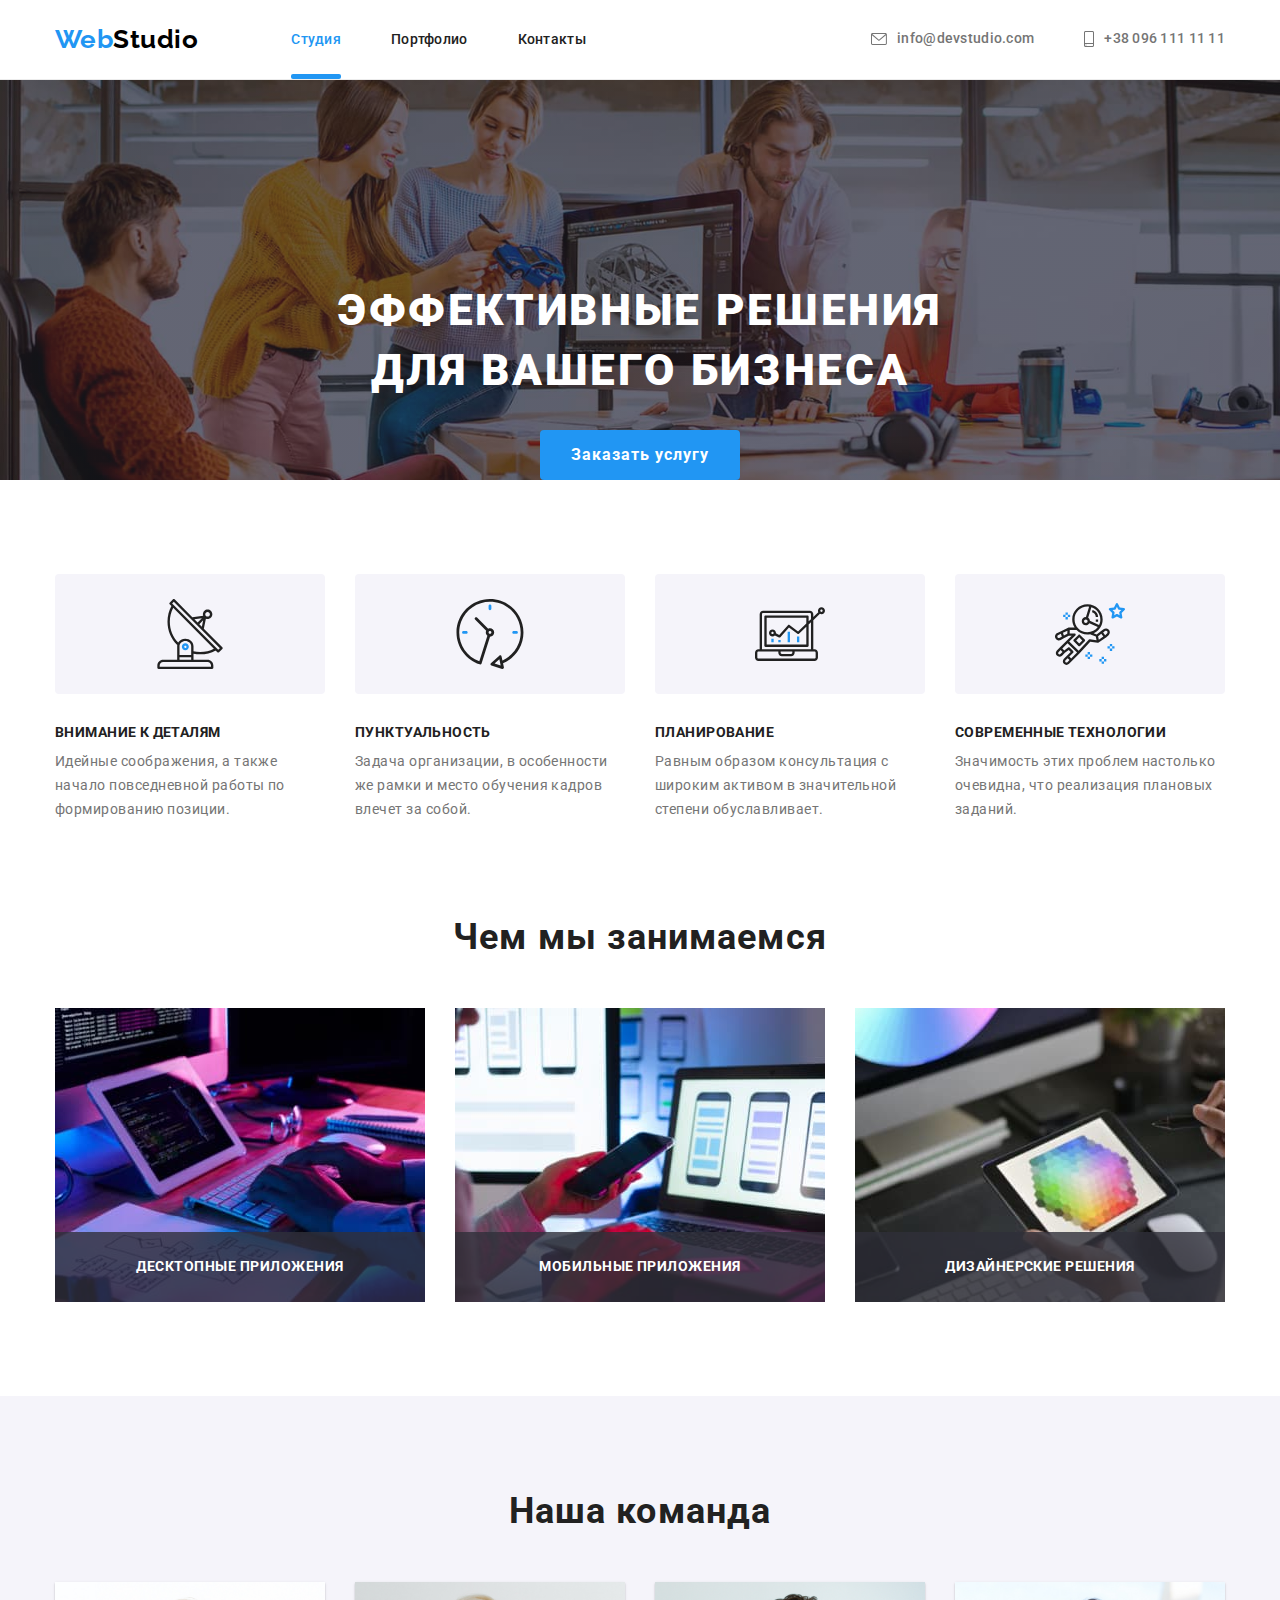
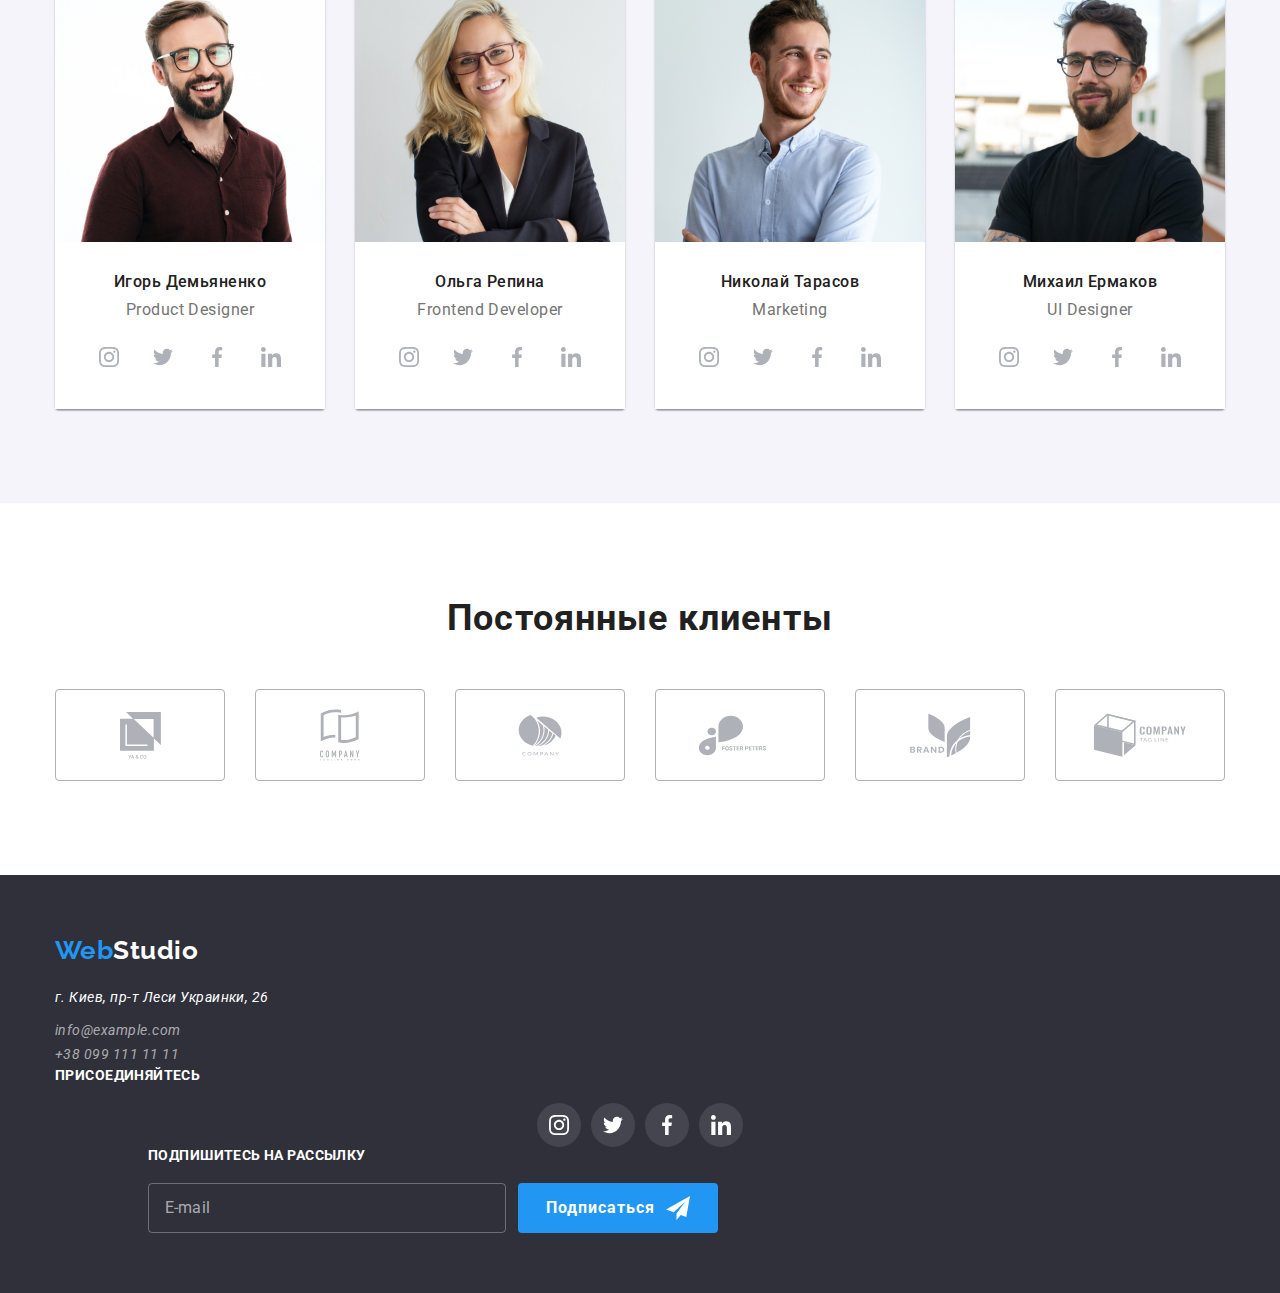
<file: index.html>
<!DOCTYPE html>
<html lang="ru">
  <head>
    <meta charset="UTF-8" />
    <meta http-equiv="X-UA-Compatible" content="IE=edge" />
    <meta name="viewport" content="width=device-width, initial-scale=1.0" />
    <title>WebStudio</title>
    <link rel="preconnect" href="https://fonts.googleapis.com" />
    <link rel="preconnect" href="https://fonts.gstatic.com" crossorigin />
    <link
      href="https://fonts.googleapis.com/css2?family=Raleway:wght@700&family=Roboto:wght@400;500;700;900&display=swap"
      rel="stylesheet"
    />
    <link
      rel="stylesheet"
      href="https://cdnjs.cloudflare.com/ajax/libs/modern-normalize/1.1.0/modern-normalize.min.css"
    />
    <link rel="stylesheet" href="./css/main.min.css" />
  </head>
  <body class="page">
    <!-- Шапка сайта -->

    <header class="page-header">
      <div class="container page-header__container">
        <nav class="main-nav">
          <a href="./index.html" class="logo page-header__logo list">
            <span>Web</span>Studio
          </a>

          <ul class="site-nav-list list">
            <li class="site-nav-list__item">
              <a class="site-nav-list__link list current" href="./index.html"
                >Студия</a
              >
            </li>
            <li class="site-nav-list__item">
              <a class="site-nav-list__link list" href="./portfolio.html"
                >Портфолио</a
              >
            </li>
            <li class="site-nav-list__item">
              <a class="site-nav-list__link list" href="">Контакты</a>
            </li>
          </ul>
        </nav>

        <ul class="auth-list list">
          <li class="auth-list__item">
            <a class="auth-list__link list" href="mailto:info@devstudio.com"
              ><svg class="auth-list__icon-mail icons">
                <use href="./images/svg/icons.svg#icon-envelope"></use></svg
              >info@devstudio.com</a
            >
          </li>
          <li class="auth-list__item">
            <a class="auth-list__link list" href="tel:+380961111111"
              ><svg class="auth-list__icon-smartphone icons">
                <use href="./images/svg/icons.svg#icon-smartphone"></use></svg
              >+38 096 111 11 11</a
            >
          </li>
        </ul>
      </div>
    </header>
    <main>
      <!-- Эффективные решения для вашего бизнеса -->
      <section class="hero">
        <div class="container">
          <h1 class="title hero__title hero__title--position">
            Эффективные решения для вашего бизнеса
          </h1>
          <button class="button" type="button" data-modal-open>
            Заказать услугу
          </button>
        </div>
      </section>

      <!-- Наши преимущества -->
      <section class="section features">
        <div class="container">
          <h2 class="title title--invisible">Наши преимущества</h2>
          <ul class="features-list list">
            <li class="features-list__item">
              <div class="features-list__image">
                <svg class="features-list__icon">
                  <use href="./images/svg/icons.svg#icon-antenna"></use>
                </svg>
              </div>
              <h3 class="title features-list__title">Внимание к деталям</h3>
              <p class="features-list__desc">
                Идейные соображения, а также начало повседневной работы по
                формированию позиции.
              </p>
            </li>
            <li class="features-list__item">
              <div class="features-list__image">
                <svg class="features-list__icon">
                  <use href="./images/svg/icons.svg#icon-clock"></use>
                </svg>
              </div>
              <h3 class="title features-list__title">Пунктуальность</h3>
              <p class="features-list__desc">
                Задача организации, в особенности же рамки и место обучения
                кадров влечет за собой.
              </p>
            </li>
            <li class="features-list__item">
              <div class="features-list__image">
                <svg class="features-list__icon">
                  <use href="./images/svg/icons.svg#icon-diagram"></use>
                </svg>
              </div>
              <h3 class="title features-list__title">Планирование</h3>
              <p class="features-list__desc">
                Равным образом консультация с широким активом в значительной
                степени обуславливает.
              </p>
            </li>
            <li class="features-list__item">
              <div class="features-list__image">
                <svg class="features-list__icon">
                  <use href="./images/svg/icons.svg#icon-astronaut"></use>
                </svg>
              </div>
              <h3 class="title features-list__title">Современные технологии</h3>
              <p class="features-list__desc">
                Значимость этих проблем настолько очевидна, что реализация
                плановых заданий.
              </p>
            </li>
          </ul>
        </div>
      </section>

      <!-- Чем мы занимаемся -->
      <section class="section job">
        <div class="container">
          <h2 class="title title--position job__title">Чем мы занимаемся</h2>
          <ul class="job-list list">
            <li class="job-list__item">
              <img
                class="job-list__image"
                src="./images/job/image-1.jpg"
                alt="Верстка сайта"
                width="370"
              />
              <div class="job-list__wrapper">
                <p class="job-list__text">Десктопные приложения</p>
              </div>
            </li>
            <li class="job-list__item">
              <img
                class="job-list__image"
                src="./images/job/image-2.jpg"
                alt="Взаимодействие телефона и компьютера"
                width="370"
              />
              <div class="job-list__wrapper">
                <p class="job-list__text">Мобильные приложения</p>
              </div>
            </li>
            <li class="job-list__item">
              <img
                class="job-list__image"
                src="./images/job/image-3.jpg"
                alt="Выбор палитры цвета на планшете"
                width="370"
              />
              <div class="job-list__wrapper">
                <p class="job-list__text">Дизайнерские решения</p>
              </div>
            </li>
          </ul>
        </div>
      </section>

      <!-- Наша Команда -->
      <section class="section team">
        <div class="container">
          <h2 class="title title--position team__title">Наша команда</h2>
          <ul class="team-list list">
            <li class="team-list__item">
              <img
                class="team-list__image"
                src="./images/team/igor.jpg"
                alt="Мужчина в коричневой рубашке"
                width="270"
              />
              <div class="team-list__wrapper">
                <h3 class="title team-list__title team-list__title--position">
                  Игорь Демьяненко
                </h3>
                <p class="team-list__desc" lang="en">Product Designer</p>
                <ul class="socials-list list">
                  <li class="socials-list__item">
                    <a href="" class="socials-list__link"
                      ><svg width="20" height="20" class="socials-list__icon">
                        <use
                          href="./images/svg/icons.svg#icon-instagram"
                        ></use></svg
                    ></a>
                  </li>
                  <li class="socials-list__item">
                    <a href="" class="socials-list__link">
                      <svg width="20" height="20" class="socials-list__icon">
                        <use href="./images/svg/icons.svg#icon-twitter"></use>
                      </svg>
                    </a>
                  </li>
                  <li class="socials-list__item">
                    <a href="" class="socials-list__link">
                      <svg width="20" height="20" class="socials-list__icon">
                        <use href="./images/svg/icons.svg#icon-facebook"></use>
                      </svg>
                    </a>
                  </li>
                  <li class="socials-list__item">
                    <a href="" class="socials-list__link">
                      <svg width="20" height="20" class="socials-list__icon">
                        <use href="./images/svg/icons.svg#icon-linkedin"></use>
                      </svg>
                    </a>
                  </li>
                </ul>
              </div>
            </li>
            <li class="team-list__item">
              <img
                class="team-list__image"
                src="./images/team/olga.jpg"
                alt="Женщина в темном пиджаке"
                width="270"
              />
              <div class="team-list__wrapper">
                <h3 class="title team-list__title team-list__title--position">
                  Ольга Репина
                </h3>
                <p class="team-list__desc" lang="en">Frontend Developer</p>
                <ul class="socials-list list">
                  <li class="socials-list__item">
                    <a href="" class="socials-list__link">
                      <svg width="20" height="20" class="socials-list__icon">
                        <use href="./images/svg/icons.svg#icon-instagram"></use>
                      </svg>
                    </a>
                  </li>
                  <li class="socials-list__item">
                    <a href="" class="socials-list__link">
                      <svg width="20" height="20" class="socials-list__icon">
                        <use href="./images/svg/icons.svg#icon-twitter"></use>
                      </svg>
                    </a>
                  </li>
                  <li class="socials-list__item">
                    <a href="" class="socials-list__link">
                      <svg width="20" height="20" class="socials-list__icon">
                        <use href="./images/svg/icons.svg#icon-facebook"></use>
                      </svg>
                    </a>
                  </li>
                  <li class="socials-list__item">
                    <a href="" class="socials-list__link">
                      <svg width="20" height="20" class="socials-list__icon">
                        <use href="./images/svg/icons.svg#icon-linkedin"></use>
                      </svg>
                    </a>
                  </li>
                </ul>
              </div>
            </li>
            <li class="team-list__item">
              <img
                class="team-list__image"
                src="./images/team/nikolay.jpg"
                alt="Мужчина в светлой рубашке"
                width="270"
              />
              <div class="team-list__wrapper">
                <h3 class="title team-list__title team-list__title--position">
                  Николай Тарасов
                </h3>
                <p class="team-list__desc" lang="en">Marketing</p>
                <ul class="socials-list list">
                  <li class="socials-list__item">
                    <a href="" class="socials-list__link">
                      <svg width="20" height="20" class="socials-list__icon">
                        <use href="./images/svg/icons.svg#icon-instagram"></use>
                      </svg>
                    </a>
                  </li>
                  <li class="socials-list__item">
                    <a href="" class="socials-list__link">
                      <svg width="20" height="20" class="socials-list__icon">
                        <use href="./images/svg/icons.svg#icon-twitter"></use>
                      </svg>
                    </a>
                  </li>
                  <li class="socials-list__item">
                    <a href="" class="socials-list__link">
                      <svg width="20" height="20" class="socials-list__icon">
                        <use href="./images/svg/icons.svg#icon-facebook"></use>
                      </svg>
                    </a>
                  </li>
                  <li class="socials-list__item">
                    <a href="" class="socials-list__link">
                      <svg width="20" height="20" class="socials-list__icon">
                        <use href="./images/svg/icons.svg#icon-linkedin"></use>
                      </svg>
                    </a>
                  </li>
                </ul>
              </div>
            </li>
            <li class="team-list__item">
              <img
                class="team-list__image"
                src="./images/team/mihail.jpg"
                alt="Мужчина в черной футболке"
                width="270"
              />
              <div class="team-list__wrapper">
                <h3 class="title team-list__title team-list__title--position">
                  Михаил Ермаков
                </h3>
                <p class="team-list__desc" lang="en">UI Designer</p>
                <ul class="socials-list list">
                  <li class="socials-list__item">
                    <a href="" class="socials-list__link list">
                      <svg width="20" height="20" class="socials-list__icon">
                        <use href="./images/svg/icons.svg#icon-instagram"></use>
                      </svg>
                    </a>
                  </li>
                  <li class="socials-list__item">
                    <a href="" class="socials-list__link">
                      <svg width="20" height="20" class="socials-list__icon">
                        <use href="./images/svg/icons.svg#icon-twitter"></use>
                      </svg>
                    </a>
                  </li>
                  <li class="socials-list__item">
                    <a href="" class="socials-list__link">
                      <svg width="20" height="20" class="socials-list__icon">
                        <use href="./images/svg/icons.svg#icon-facebook"></use>
                      </svg>
                    </a>
                  </li>
                  <li class="socials-list__item">
                    <a href="" class="socials-list__link">
                      <svg width="20" height="20" class="socials-list__icon">
                        <use href="./images/svg/icons.svg#icon-linkedin"></use>
                      </svg>
                    </a>
                  </li>
                </ul>
              </div>
            </li>
          </ul>
        </div>
      </section>
      <section class="customers section">
        <div class="container">
          <h2 class="title title--position">Постоянные клиенты</h2>
          <ul class="customers-list list">
            <li class="customers-list__item">
              <a href="" class="customers-list__link">
                <svg width="41" height="47" class="customers-list__icon">
                  <use href="./images/svg/icons.svg#icon-ya-and-co"></use>
                </svg>
              </a>
            </li>
            <li class="customers-list__item">
              <a href="" class="customers-list__link">
                <svg width="40" height="52" class="customers-list__icon">
                  <use href="./images/svg/icons.svg#icon-company-here"></use>
                </svg>
              </a>
            </li>
            <li class="customers-list__item">
              <a href="" class="customers-list__link">
                <svg width="44" height="42" class="customers-list__icon">
                  <use href="./images/svg/icons.svg#icon-company"></use>
                </svg>
              </a>
            </li>
            <li class="customers-list__item">
              <a href="" class="customers-list__link">
                <svg width="85" height="41" class="customers-list__icon">
                  <use href="./images/svg/icons.svg#icon-foster-peters"></use>
                </svg>
              </a>
            </li>
            <li class="customers-list__item">
              <a href="" class="customers-list__link">
                <svg width="63" height="45" class="customers-list__icon">
                  <use href="./images/svg/icons.svg#icon-brand"></use>
                </svg>
              </a>
            </li>
            <li class="customers-list__item">
              <a href="" class="customers-list__link">
                <svg width="94" height="44" class="customers-list__icon">
                  <use
                    href="./images/svg/icons.svg#icon-company-tag-line"
                  ></use>
                </svg>
              </a>
            </li>
          </ul>
        </div>
      </section>
    </main>
    <footer class="footer">
      <div class="container footer__container">
        <div class="contact-info__wrapper">
          <a
            class="logo footer__logo logo--color--white list"
            href="./index.html"
          >
            <span>Web</span>Studio
          </a>
          <address class="contact-info">
            <p class="contact-info__text">г. Киев, пр-т Леси Украинки, 26</p>
            <ul class="contact-info__list list">
              <li class="contact-info__item">
                <a
                  class="contact-info__link--text--mail list"
                  href="mailto:info@example.com"
                  >info@example.com</a
                >
              </li>
              <li class="contact-info__item">
                <a
                  class="contact-info__link--text--tel list"
                  href="tel:+380991111111"
                  >+38 099 111 11 11</a
                >
              </li>
            </ul>
          </address>
        </div>
        <div class="connecting">
          <h2 class="footer__title">присоединяйтесь</h2>
          <ul class="socials-list socials-list--bgc--dark list">
            <li class="socials-list__item">
              <a
                href=""
                class="socials-list__link footer__socials-list--bgc--dark"
              >
                <svg width="20" height="20" class="socials-list__icon">
                  <use href="./images/svg/icons.svg#icon-instagram"></use>
                </svg>
              </a>
            </li>
            <li class="socials-list__item">
              <a
                href=""
                class="socials-list__link footer__socials-list--bgc--dark"
              >
                <svg width="20" height="20" class="socials-list__icon">
                  <use href="./images/svg/icons.svg#icon-twitter"></use>
                </svg>
              </a>
            </li>
            <li class="socials-list__item">
              <a
                href=""
                class="socials-list__link footer__socials-list--bgc--dark"
              >
                <svg width="20" height="20" class="socials-list__icon">
                  <use href="./images/svg/icons.svg#icon-facebook"></use>
                </svg>
              </a>
            </li>
            <li class="socials-list__item">
              <a
                href=""
                class="socials-list__link footer__socials-list--bgc--dark"
              >
                <svg width="20" height="20" class="socials-list__icon">
                  <use href="./images/svg/icons.svg#icon-linkedin"></use>
                </svg>
              </a>
            </li>
          </ul>
        </div>
        <form class="footer-form">
          <h2 class="footer-form__text footer__title">
            Подпишитесь на рассылку
          </h2>

          <div class="sigh-up">
            <input
              name="user_email"
              type="text"
              class="footer-form__input"
              placeholder="E-mail"
            />
            <span class="footer-form__wrapper">
              <button
                class="button footer-form__button--position--left"
                type="submit"
              >
                Подписаться
                <svg class="footer-button-modal-icon">
                  <use href="./images/svg/icons.svg#icon-sign-up"></use>
                </svg>
              </button>
            </span>
          </div>
        </form>
      </div>
    </footer>
    <div class="backdrop is-hidden" data-modal>
      <div class="overlay">
        <button class="button-close overlay__button-close" data-modal-close>
          <svg class="button-close__icon">
            <use href="images/svg/icons.svg#icon-modal-close"></use>
          </svg>
        </button>
        <form class="modal-form">
          <p class="modal-text">Оставьте свои данные, мы вам перезвоним</p>
          <label class="modal-label">
            <span class="modal-label-desc">Имя</span>
            <span class="modal-icon-wrapper">
              <input
                name="user_name"
                type="text"
                class="modal-input"
                required
                minlength="2"
              />
              <svg class="modal-icon">
                <use href="./images/svg/icons.svg#icon-person-black"></use>
              </svg>
            </span>
          </label>
          <label class="modal-label">
            <span class="modal-label-desc">Телефон</span>
            <span class="modal-icon-wrapper">
              <input
                name="user_phone"
                type="tel"
                class="modal-input"
                required
                pattern="[0-9]{2}-[0-9]{3}-[0-9]{3}-[0-9]{2}-[0-9]{2}"
                title="xx-xxx-xxx-xx-xx"
              />
              <svg class="modal-icon">
                <use href="./images/svg/icons.svg#icon-phone-black"></use>
              </svg>
            </span>
          </label>
          <label class="modal-label">
            <span class="modal-label-desc">Почта</span>
            <span class="modal-icon-wrapper">
              <input
                name="user_email"
                type="email"
                class="modal-input"
                required
              />
              <svg class="modal-icon">
                <use href="./images/svg/icons.svg#icon-email-black"></use>
              </svg>
            </span>
          </label>
          <label class="modal-label-comment"
            ><span class="modal-label-desc">Комментарий</span
            ><textarea
              name="user_message"
              class="modal-comment"
              placeholder="Введите текст"
            ></textarea>
          </label>

          <span class="checkbox-wrapper">
            <input class="checkbox" id="user-policy" type="checkbox" />
            <label class="label-checkbox" for="user-policy"
              >Соглашаюсь с рассылкой и принимаю&nbsp;<a
                href=""
                class="modal-link-policy"
                >Условия договора</a
              ></label
            >
          </span>
          <button type="submit" class="button">Отправить</button>
        </form>
      </div>
    </div>
    <script src="./js/modal.js"></script>
  </body>
</html>
</file>
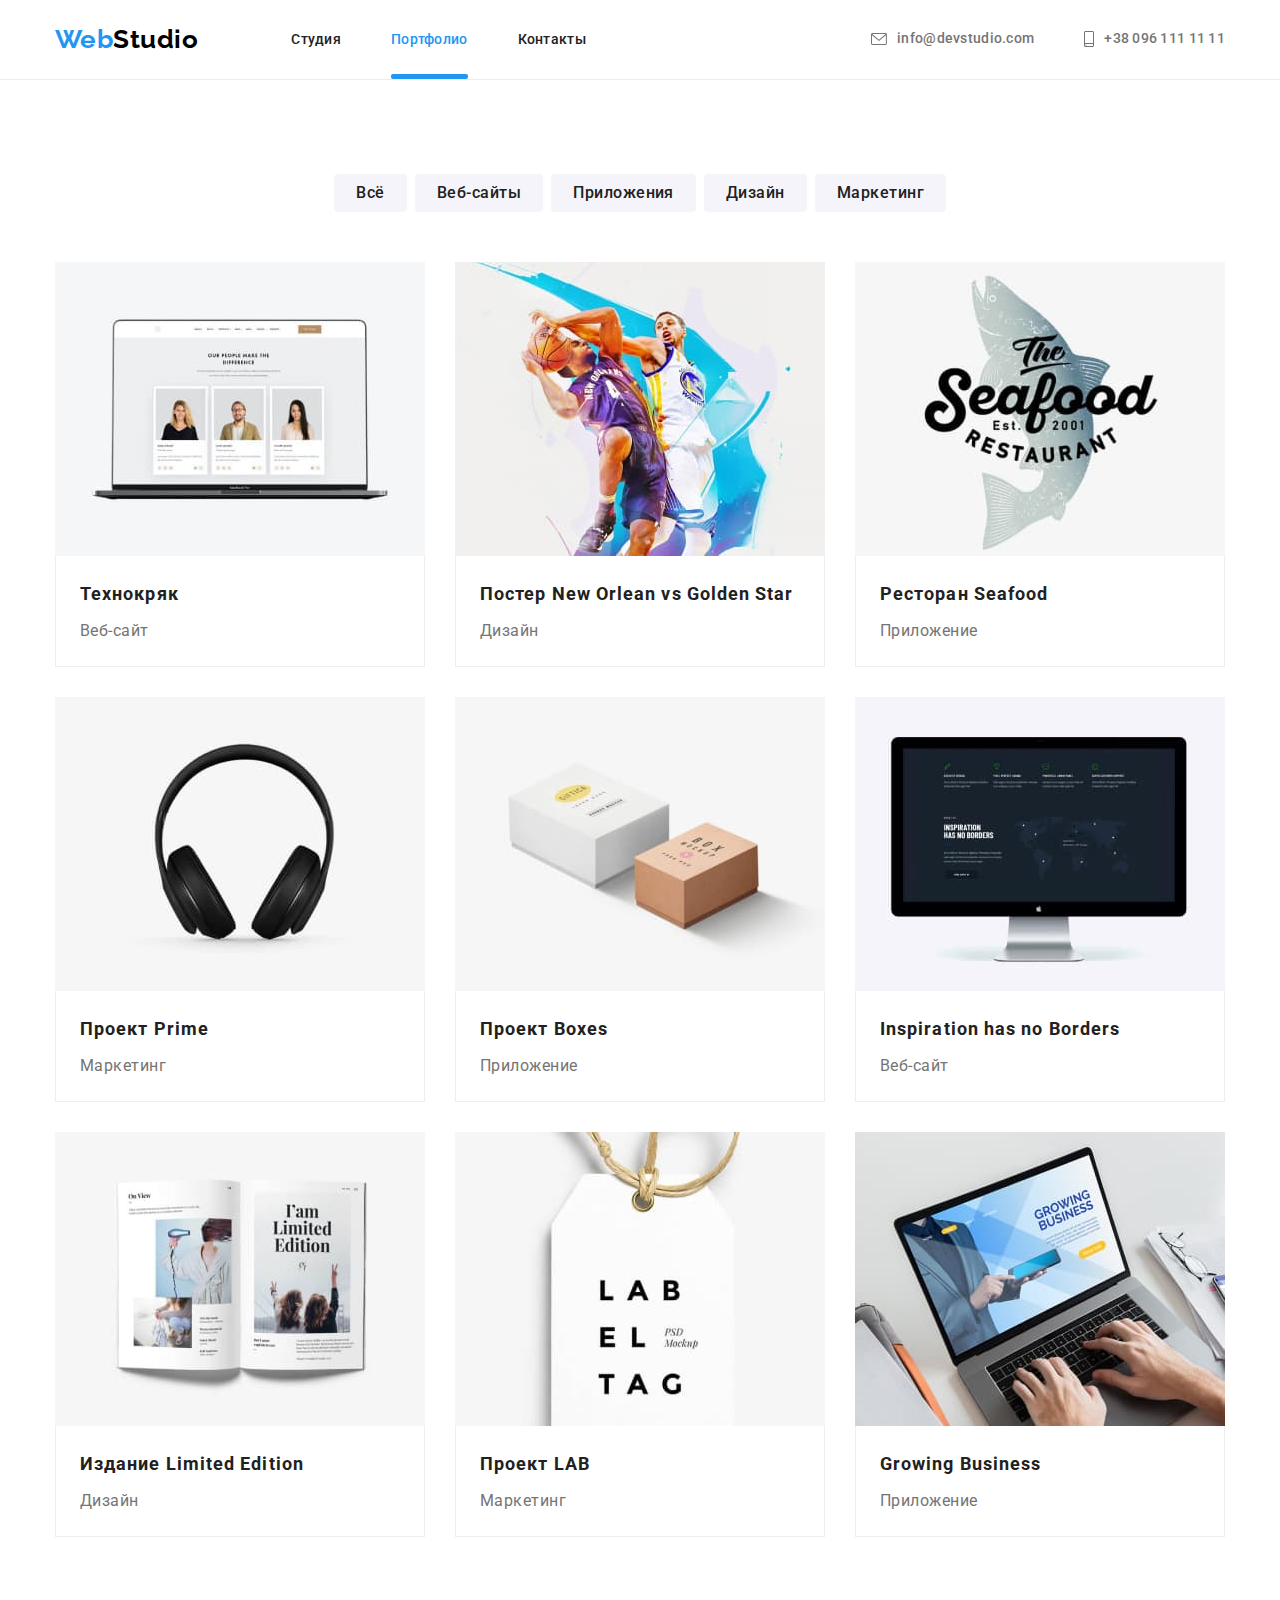
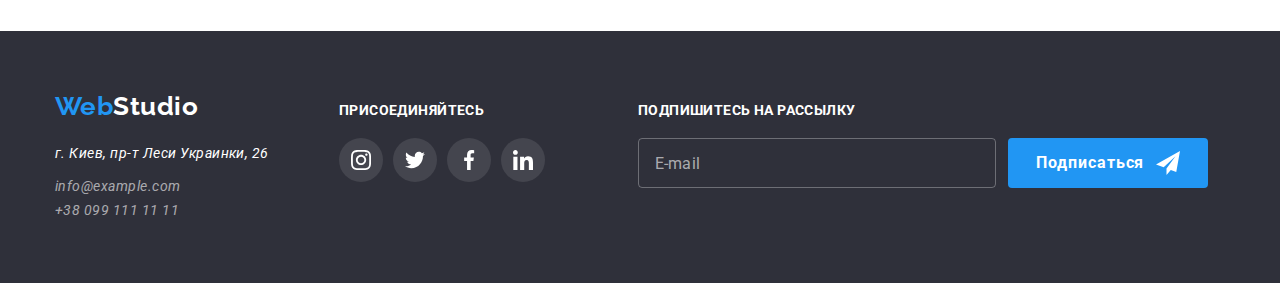
<file: portfolio.html>
<!DOCTYPE html>
<html lang="ru">
  <head>
    <meta charset="UTF-8" />
    <meta http-equiv="X-UA-Compatible" content="IE=edge" />
    <meta name="viewport" content="width=device-width, initial-scale=1.0" />
    <title>WebStudio</title>
    <link rel="preconnect" href="https://fonts.googleapis.com" />
    <link rel="preconnect" href="https://fonts.gstatic.com" crossorigin />
    <link
      href="https://fonts.googleapis.com/css2?family=Raleway:wght@700&family=Roboto:wght@400;500;700;900&display=swap"
      rel="stylesheet"
    />
    <link
      rel="stylesheet"
      href="https://cdnjs.cloudflare.com/ajax/libs/modern-normalize/1.1.0/modern-normalize.min.css"
    />
    <link rel="stylesheet" href="./css/main.min.css" />
  </head>
  <body class="page">
    <!-- Шапка сайта -->
    <header class="page-header">
      <div class="container page-header__container">
        <nav class="main-nav">
          <a href="./index.html" class="logo page-header__logo list">
            <span>Web</span>Studio
          </a>

          <ul class="site-nav-list list">
            <li class="site-nav-list__item">
              <a class="site-nav-list__link list" href="./index.html">Студия</a>
            </li>
            <li class="site-nav-list__item">
              <a
                class="site-nav-list__link list current"
                href="./portfolio.html"
                >Портфолио</a
              >
            </li>
            <li class="site-nav-list__item">
              <a class="site-nav-list__link list" href="">Контакты</a>
            </li>
          </ul>
        </nav>

        <ul class="auth-list list">
          <li class="auth-list__item">
            <a class="auth-list__link list" href="mailto:info@devstudio.com"
              ><svg class="auth-list__icon-mail icons">
                <use href="./images/svg/icons.svg#icon-envelope"></use></svg
              >info@devstudio.com</a
            >
          </li>
          <li class="auth-list__item">
            <a class="auth-list__link list" href="tel:+380961111111"
              ><svg class="auth-list__icon-smartphone icons">
                <use href="./images/svg/icons.svg#icon-smartphone"></use></svg
              >+38 096 111 11 11</a
            >
          </li>
        </ul>
      </div>
    </header>
    <main>
      <!-- Portfolio -->

      <section class="portfolio section">
        <div class="container portfolio">
          <h1 class="title--invisible">Фильтр по содержанию</h1>
          <ul class="filter-menu list">
            <li class="filter-menu__item">
              <button class="button filter-menu__button" type="button">
                Всё
              </button>
            </li>
            <li class="filter-menu__item">
              <button class="button filter-menu__button" type="button">
                Веб-сайты
              </button>
            </li>
            <li class="filter-menu__item">
              <button class="button filter-menu__button" type="button">
                Приложения
              </button>
            </li>
            <li class="filter-menu__item">
              <button class="button filter-menu__button" type="button">
                Дизайн
              </button>
            </li>
            <li class="filter-menu__item">
              <button class="button filter-menu__button" type="button">
                Маркетинг
              </button>
            </li>
          </ul>

          <!-- Portfolio benefits -->
          <ul class="cards-set list">
            <li class="cards-set__item">
              <a href="" class="cards-set__link list">
                <div class="cards-set__wrapper">
                  <img
                    class="cards-set__image"
                    src="./images/portfolio/techno.jpg"
                    alt="Фотокарточки на мониторе"
                  />
                  <div class="cards-set__wrapper-popup">
                    <p class="cards-set__popup-desc">
                      Ресурс предлагает комплексные предложения с разным уровнем
                      функционала и сервисов. Все это позволит посетителю
                      получить исчерпывающие сведения о компании или частном
                      лице.
                    </p>
                  </div>
                </div>
                <div class="cards-set__wrapper-desc">
                  <h2 class="title cards-set__title">Технокряк</h2>
                  <p class="cards-set__subtitle">Веб-сайт</p>
                </div>
              </a>
            </li>
            <li class="cards-set__item">
              <a href="" class="cards-set__link list">
                <div class="cards-set__wrapper">
                  <img
                    class="cards-set__image"
                    src="./images/portfolio/new-orlean.jpg"
                    alt="Баскетболисты"
                    width="370"
                  />
                  <div class="cards-set__wrapper-popup">
                    <p class="cards-set__popup-desc">
                      Ресурс предлагает комплексные предложения с разным уровнем
                      функционала и сервисов. Все это позволит посетителю
                      получить исчерпывающие сведения о компании или частном
                      лице.
                    </p>
                  </div>
                </div>
                <div class="cards-set__wrapper-desc">
                  <h2 class="title cards-set__title">
                    Постер New Orlean vs Golden Star
                  </h2>
                  <p class="cards-set__subtitle">Дизайн</p>
                </div>
              </a>
            </li>
            <li class="cards-set__item">
              <a href="" class="cards-set__link list">
                <div class="cards-set__wrapper">
                  <img
                    class="cards-set__image"
                    src="./images/portfolio/seafood.jpg"
                    alt="Логотип ресторана"
                    width="370"
                  />
                  <div class="cards-set__wrapper-popup">
                    <p class="cards-set__popup-desc">
                      Ресурс предлагает комплексные предложения с разным уровнем
                      функционала и сервисов. Все это позволит посетителю
                      получить исчерпывающие сведения о компании или частном
                      лице.
                    </p>
                  </div>
                </div>
                <div class="cards-set__wrapper-desc">
                  <h2 class="title cards-set__title">Ресторан Seafood</h2>
                  <p class="cards-set__subtitle">Приложение</p>
                </div>
              </a>
            </li>
            <li class="cards-set__item">
              <a href="" class="cards-set__link list">
                <div class="cards-set__wrapper">
                  <img
                    class="cards-set__image"
                    src="./images/portfolio/prime.jpg"
                    alt="Наушники"
                    width="370"
                  />
                  <div class="cards-set__wrapper-popup">
                    <p class="cards-set__popup-desc">
                      Ресурс предлагает комплексные предложения с разным уровнем
                      функционала и сервисов. Все это позволит посетителю
                      получить исчерпывающие сведения о компании или частном
                      лице.
                    </p>
                  </div>
                </div>
                <div class="cards-set__wrapper-desc">
                  <h2 class="title cards-set__title">Проект Prime</h2>
                  <p class="cards-set__subtitle">Маркетинг</p>
                </div>
              </a>
            </li>
            <li class="cards-set__item">
              <a href="" class="cards-set__link list">
                <div class="cards-set__wrapper">
                  <img
                    class="cards-set__image"
                    src="./images/portfolio/boxes.jpg"
                    alt="Коробки"
                    width="370"
                  />
                  <div class="cards-set__wrapper-popup">
                    <p class="cards-set__popup-desc">
                      Ресурс предлагает комплексные предложения с разным уровнем
                      функционала и сервисов. Все это позволит посетителю
                      получить исчерпывающие сведения о компании или частном
                      лице.
                    </p>
                  </div>
                </div>
                <div class="cards-set__wrapper-desc">
                  <h2 class="title cards-set__title">Проект Boxes</h2>
                  <p class="cards-set__subtitle">Приложение</p>
                </div>
              </a>
            </li>
            <li class="cards-set__item">
              <a href="" class="cards-set__link list">
                <div class="cards-set__wrapper">
                  <img
                    class="cards-set__image"
                    src="./images/portfolio/inspiration.jpg"
                    alt="Монитор с картой"
                    width="370"
                  />
                  <div class="cards-set__wrapper-popup">
                    <p class="cards-set__popup-desc">
                      Ресурс предлагает комплексные предложения с разным уровнем
                      функционала и сервисов. Все это позволит посетителю
                      получить исчерпывающие сведения о компании или частном
                      лице.
                    </p>
                  </div>
                </div>
                <div class="cards-set__wrapper-desc">
                  <h2 class="title cards-set__title">
                    Inspiration has no Borders
                  </h2>
                  <p class="cards-set__subtitle">Веб-сайт</p>
                </div>
              </a>
            </li>
            <li class="cards-set__item">
              <a href="" class="cards-set__link list">
                <div class="cards-set__wrapper">
                  <img
                    class="cards-set__image"
                    src="./images/portfolio/limited-edition.jpg"
                    alt="Журнал на светлом фоне"
                    width="370"
                  />
                  <div class="cards-set__wrapper-popup">
                    <p class="cards-set__popup-desc">
                      Ресурс предлагает комплексные предложения с разным уровнем
                      функционала и сервисов. Все это позволит посетителю
                      получить исчерпывающие сведения о компании или частном
                      лице.
                    </p>
                  </div>
                </div>
                <div class="cards-set__wrapper-desc">
                  <h2 class="title cards-set__title">
                    Издание Limited Edition
                  </h2>
                  <p class="cards-set__subtitle">Дизайн</p>
                </div>
              </a>
            </li>
            <li class="cards-set__item">
              <a href="" class="cards-set__link list">
                <div class="cards-set__wrapper">
                  <img
                    class="cards-set__image"
                    src="./images/portfolio/lab.jpg"
                    alt="Этикетка на светлом фоне"
                    width="370"
                  />
                  <div class="cards-set__wrapper-popup">
                    <p class="cards-set__popup-desc">
                      Ресурс предлагает комплексные предложения с разным уровнем
                      функционала и сервисов. Все это позволит посетителю
                      получить исчерпывающие сведения о компании или частном
                      лице.
                    </p>
                  </div>
                </div>
                <div class="cards-set__wrapper-desc">
                  <h2 class="title cards-set__title">Проект LAB</h2>
                  <p class="cards-set__subtitle">Маркетинг</p>
                </div>
              </a>
            </li>
            <li class="cards-set__item">
              <a href="" class="cards-set__link list">
                <div class="cards-set__wrapper">
                  <img
                    class="cards-set__image"
                    src="./images/portfolio/growing-business.jpg"
                    alt="Ноутбук с открытой программой"
                    width="370"
                  />
                  <div class="cards-set__wrapper-popup">
                    <p class="cards-set__popup-desc">
                      Ресурс предлагает комплексные предложения с разным уровнем
                      функционала и сервисов. Все это позволит посетителю
                      получить исчерпывающие сведения о компании или частном
                      лице.
                    </p>
                  </div>
                </div>
                <div class="cards-set__wrapper-desc">
                  <h2 class="title cards-set__title">Growing Business</h2>
                  <p class="cards-set__subtitle">Приложение</p>
                </div>
              </a>
            </li>
          </ul>
        </div>
      </section>
    </main>
    <footer class="footer">
      <div class="container footer-container">
        <div class="footer-address">
          <a
            class="logo footer__logo logo--color--white list"
            href="./index.html"
          >
            <span>Web</span>Studio
          </a>
          <address class="contact-info">
            <p class="contact-info__text">г. Киев, пр-т Леси Украинки, 26</p>
            <ul class="contact-info__list list">
              <li class="contact-info__item">
                <a
                  class="contact-info__link--text--mail list"
                  href="mailto:info@example.com"
                  >info@example.com</a
                >
              </li>
              <li class="contact-info__item">
                <a
                  class="contact-info__link--text--tel list"
                  href="tel:+380991111111"
                  >+38 099 111 11 11</a
                >
              </li>
            </ul>
          </address>
        </div>
        <div class="connecting">
          <h2 class="footer__title">присоединяйтесь</h2>
          <ul class="socials-list socials-list--bgc--dark list">
            <li class="socials-list__item">
              <a
                href=""
                class="socials-list__link footer__socials-list--bgc--dark"
              >
                <svg width="20" height="20" class="socials-list__icon">
                  <use href="./images/svg/icons.svg#icon-instagram"></use>
                </svg>
              </a>
            </li>
            <li class="socials-list__item">
              <a
                href=""
                class="socials-list__link footer__socials-list--bgc--dark"
              >
                <svg width="20" height="20" class="socials-list__icon">
                  <use href="./images/svg/icons.svg#icon-twitter"></use>
                </svg>
              </a>
            </li>
            <li class="socials-list__item">
              <a
                href=""
                class="socials-list__link footer__socials-list--bgc--dark"
              >
                <svg width="20" height="20" class="socials-list__icon">
                  <use href="./images/svg/icons.svg#icon-facebook"></use>
                </svg>
              </a>
            </li>
            <li class="socials-list__item">
              <a
                href=""
                class="socials-list__link footer__socials-list--bgc--dark"
              >
                <svg width="20" height="20" class="socials-list__icon">
                  <use href="./images/svg/icons.svg#icon-linkedin"></use>
                </svg>
              </a>
            </li>
          </ul>
        </div>
        <form class="footer-form">
          <h2 class="footer-form__text footer__title">
            Подпишитесь на рассылку
          </h2>

          <div class="sigh-up">
            <input
              name="user_email"
              type="text"
              class="footer-form__input"
              placeholder="E-mail"
            />
            <span class="footer-form__wrapper">
              <button
                class="button footer-form__button--position--left"
                type="submit"
              >
                Подписаться
                <svg class="footer-button-modal-icon">
                  <use href="./images/svg/icons.svg#icon-sign-up"></use>
                </svg>
              </button>
            </span>
          </div>
        </form>
      </div>
    </footer>
  </body>
</html>
</file>
<file: css/main.min.css>
:root{--title-text-color: #212121;--text-color: #757575;--accent-color: #2196f3;--accent-color-secondary: #188ce8;--black-color: #000000;--white-color: #ffffff;--footer-link-color: rgba(255, 255, 255, 0.6);--secondary-background-color: #2f303a;--third-background-color: #f5f4fa;--modal-text: #212121;--indent: 30px;--items: 3;--timing-function: cubic-bezier(0.4, 0, 0.2, 1);--duration: 250ms}/*! modern-normalize v1.1.0 | MIT License | https://github.com/sindresorhus/modern-normalize */*,::before,::after{-webkit-box-sizing:border-box;box-sizing:border-box}html{line-height:1.15;-webkit-text-size-adjust:100%;-moz-tab-size:4;-o-tab-size:4;tab-size:4}body{margin:0;font-family:system-ui,-apple-system,"Segoe UI",Roboto,Helvetica,Arial,sans-serif,"Apple Color Emoji","Segoe UI Emoji"}hr{height:0;color:inherit}abbr[title]{-webkit-text-decoration:underline dotted;text-decoration:underline dotted}b,strong{font-weight:bolder}code,kbd,samp,pre{font-family:ui-monospace,SFMono-Regular,Consolas,"Liberation Mono",Menlo,monospace;font-size:1em}small{font-size:80%}sub,sup{font-size:75%;line-height:0;position:relative;vertical-align:baseline}sub{bottom:-0.25em}sup{top:-0.5em}table{text-indent:0;border-color:inherit}button,input,optgroup,select,textarea{font-family:inherit;font-size:100%;line-height:1.15;margin:0}button,select{text-transform:none}button,[type=button],[type=reset],[type=submit]{-webkit-appearance:button}::-moz-focus-inner{border-style:none;padding:0}:-moz-focusring{outline:1px dotted ButtonText}:-moz-ui-invalid{box-shadow:none}legend{padding:0}progress{vertical-align:baseline}::-webkit-inner-spin-button,::-webkit-outer-spin-button{height:auto}[type=search]{-webkit-appearance:textfield;outline-offset:-2px}::-webkit-search-decoration{-webkit-appearance:none}::-webkit-file-upload-button{-webkit-appearance:button;font:inherit}summary{display:list-item}.visually-hidden{position:absolute;width:1px;height:1px;margin:-1px;border:0;padding:0;white-space:nowrap;-webkit-clip-path:inset(100%);clip-path:inset(100%);clip:rect(0 0 0 0);overflow:hidden}.customers-list__link,.features-list__image,.socials-list__link,.button-close{display:-webkit-box;display:-ms-flexbox;display:flex;-webkit-box-pack:center;-ms-flex-pack:center;justify-content:center;-webkit-box-align:center;-ms-flex-align:center;align-items:center}h1,h2,h3,h4,h5,h6,p{margin:0}body{background-color:var(--white-color);color:var(--text-color);font-family:"Roboto",sans-serif;font-size:16px;letter-spacing:.03em}img{display:block}.list{padding:0;margin:0;list-style:none;text-decoration:none}*:hover,*:focus{-webkit-transition:color var(--duration) var(--timing-function);transition:color var(--duration) var(--timing-function)}.section{padding-top:94px;padding-bottom:94px}.container{width:1200px;padding-left:15px;padding-right:15px;margin-left:auto;margin-right:auto}.page-header__container{display:-webkit-box;display:-ms-flexbox;display:flex;-webkit-box-align:center;-ms-flex-align:center;align-items:center}.logo{display:block;color:var(--black-color);font-family:"Raleway",sans-serif;font-weight:700;font-size:26px;line-height:1.19}.logo span{color:var(--accent-color)}.page-header__logo{margin-right:93px}.footer__logo{margin-bottom:20px}.logo--color--white{color:var(--white-color)}.button{display:block;cursor:pointer;margin-left:auto;margin-right:auto;min-width:200px;padding-top:10px;padding-bottom:10px;font-weight:700;font-size:16px;line-height:1.88;letter-spacing:.06em;color:var(--white-color);border:none;border-radius:4px;background-color:var(--accent-color);-webkit-transition:background-color var(--duration) var(--timing-function),-webkit-box-shadow var(--duration) var(--timing-function);transition:background-color var(--duration) var(--timing-function),-webkit-box-shadow var(--duration) var(--timing-function);transition:box-shadow var(--duration) var(--timing-function),background-color var(--duration) var(--timing-function);transition:box-shadow var(--duration) var(--timing-function),background-color var(--duration) var(--timing-function),-webkit-box-shadow var(--duration) var(--timing-function)}.button:hover,.button:focus{background-color:var(--accent-color-secondary);-webkit-box-shadow:0px 1px 3px rgba(0,0,0,.12),0px 1px 1px rgba(0,0,0,.14),0px 2px 1px rgba(0,0,0,.2);box-shadow:0px 1px 3px rgba(0,0,0,.12),0px 1px 1px rgba(0,0,0,.14),0px 2px 1px rgba(0,0,0,.2)}.footer-form__button--position--left{margin-left:12px;text-align:left;padding-left:28px}.filter-menu__button{min-width:73px;padding:6px 22px;font-weight:500;line-height:1.63;letter-spacing:.03em;-webkit-transition:background-color var(--duration) var(--timing-function),color var(--duration) var(--timing-function),-webkit-box-shadow var(--duration) var(--timing-function);transition:background-color var(--duration) var(--timing-function),color var(--duration) var(--timing-function),-webkit-box-shadow var(--duration) var(--timing-function);transition:background-color var(--duration) var(--timing-function),color var(--duration) var(--timing-function),box-shadow var(--duration) var(--timing-function);transition:background-color var(--duration) var(--timing-function),color var(--duration) var(--timing-function),box-shadow var(--duration) var(--timing-function),-webkit-box-shadow var(--duration) var(--timing-function);color:var(--title-text-color);background-color:var(--third-background-color)}.filter-menu__button:not(:last-child){margin-right:8px}.filter-menu__button:hover,.filter-menu__button:focus{color:var(--white-color);background-color:var(--accent-color);border-color:var(--accent-color);-webkit-box-shadow:0px 3px 1px rgba(0,0,0,.1),0px 1px 2px rgba(0,0,0,.08),0px 2px 2px rgba(0,0,0,.12);box-shadow:0px 3px 1px rgba(0,0,0,.1),0px 1px 2px rgba(0,0,0,.08),0px 2px 2px rgba(0,0,0,.12)}.button-close{width:30px;height:30px;border-radius:50%;background:#fff;border:1px solid rgba(0,0,0,.1)}.button-close:focus{outline:none}.overlay__button-close{position:absolute;top:8px;right:8px}.socials-list{display:-webkit-box;display:-ms-flexbox;display:flex;background-color:var(--white-color);-webkit-box-pack:center;-ms-flex-pack:center;justify-content:center;-webkit-box-align:center;-ms-flex-align:center;align-items:center;gap:10px}.socials-list__link{-webkit-transition:background-color var(--duration) var(--timing-function),fill var(--duration) var(--timing-function);transition:background-color var(--duration) var(--timing-function),fill var(--duration) var(--timing-function);background-color:var(--white-color);fill:#afb1b8;width:44px;height:44px;border-radius:50%}.socials-list__link:hover,.socials-list__link:focus{background-color:var(--accent-color);fill:var(--white-color)}.socials-list--bgc--dark{background-color:var(--secondary-background-color);padding-bottom:0}.footer__socials-list--bgc--dark{-webkit-transition:background-color var(--duration) var(--timing-function);transition:background-color var(--duration) var(--timing-function);fill:var(--white-color);background-color:rgba(255,255,255,.1)}.footer__socials-list--bgc--dark:hover,.footer__socials-list--bgc--dark:focus{background-color:var(--accent-color)}.title{display:block;margin-left:auto;margin-right:auto;color:var(--title-text-color);font-weight:700;font-size:36px;line-height:1.1666666667;text-align:center;letter-spacing:.03em}.title--color--black{color:var(--title-text-color)}.title--position{margin-bottom:50px}.title--invisible{display:none}.hero__title{width:696px;font-weight:900;font-size:44px;line-height:1.3636363636;letter-spacing:.06em;text-transform:uppercase;color:var(--white-color);text-align:center}.hero__title--position{margin-bottom:30px}.features-list__title{display:block;margin-bottom:10px;font-weight:700;font-size:14px;line-height:1.1428571429;text-align:left;text-transform:uppercase}.team-list__title{font-weight:500;font-size:16px;line-height:1.1875}.team-list__title--position{margin-bottom:10px}.footer__title{margin-bottom:20px;font-weight:700;font-size:14px;line-height:1.1428571429;letter-spacing:.03em;text-transform:uppercase;color:var(--white-color)}.cards-set__title{margin-bottom:4px;font-weight:700;font-size:18px;line-height:2;text-align:left;letter-spacing:.06em}.backdrop{position:fixed;top:0;left:0;opacity:1;-webkit-transition:opacity var(--duration) var(--timing-function),visibility var(--duration) var(--timing-function);transition:opacity var(--duration) var(--timing-function),visibility var(--duration) var(--timing-function);width:100%;height:100%;background:rgba(0,0,0,.2)}.backdrop.is-hidden{visibility:hidden;opacity:0;pointer-events:none}.overlay{position:relative;-webkit-transform:translate(-50%, -50%) scale(1, 1);transform:translate(-50%, -50%) scale(1, 1);-webkit-transition:opacity var(--duration) var(--timing-function),-webkit-transform var(--duration) var(--timing-function);transition:opacity var(--duration) var(--timing-function),-webkit-transform var(--duration) var(--timing-function);transition:transform var(--duration) var(--timing-function),opacity var(--duration) var(--timing-function);transition:transform var(--duration) var(--timing-function),opacity var(--duration) var(--timing-function),-webkit-transform var(--duration) var(--timing-function);opacity:1;width:528px;height:581px;top:50%;left:50%;padding:40px;background:#fff;-webkit-box-shadow:0px 1px 3px rgba(0,0,0,.12),0px 1px 1px rgba(0,0,0,.14),0px 2px 1px rgba(0,0,0,.2);box-shadow:0px 1px 3px rgba(0,0,0,.12),0px 1px 1px rgba(0,0,0,.14),0px 2px 1px rgba(0,0,0,.2);border-radius:4px}.backdrop.is-hidden .overlay{opacity:0;-webkit-transform:translate(-50%, -50%) scale(0.1, 0.1);transform:translate(-50%, -50%) scale(0.1, 0.1)}.button-close__icon{-webkit-transition:fill var(--duration) var(--timing-function);transition:fill var(--duration) var(--timing-function);width:18px;height:18px}.button-close:focus .button-close__icon{fill:var(--accent-color)}.modal-form{display:-webkit-box;display:-ms-flexbox;display:flex;-webkit-box-orient:vertical;-webkit-box-direction:normal;-ms-flex-direction:column;flex-direction:column}.modal-text{margin-bottom:12px;font-weight:700;font-size:20px;line-height:1.15;color:var(--modal-text)}.modal-label{margin-bottom:10px}.modal-input{cursor:pointer;padding-left:42px;padding-top:12px;padding-bottom:12px;-webkit-transition:border var(--duration) var(--timing-function);transition:border var(--duration) var(--timing-function);height:40px;width:100%;border:1px solid rgba(33,33,33,.2);border-radius:4px;font-size:12px;line-height:1.17;letter-spacing:.01em;color:var(--modal-text)}.modal-input:focus{outline:none;border:1px solid var(--accent-color)}.modal-label-desc{display:block;margin-bottom:4px;font-size:12px;line-height:1.17;letter-spacing:.01em;color:var(--text-color)}.modal-icon-wrapper{display:block;position:relative}.modal-icon{display:block;position:absolute;top:50%;left:12px;-webkit-transform:translateY(-50%);transform:translateY(-50%);-webkit-transition:fill var(--duration) var(--timing-function);transition:fill var(--duration) var(--timing-function);width:18px;height:18px}.modal-input:focus+.modal-icon{fill:var(--accent-color)}.modal-comment{height:120px;width:100%;border:1px solid rgba(33,33,33,.2);border-radius:4px;font-size:12px;line-height:1.17;letter-spacing:.01em;-webkit-transition:border var(--duration) var(--timing-function);transition:border var(--duration) var(--timing-function);padding:12px 16px;resize:none}.modal-comment:focus{outline:none;border:1px solid var(--accent-color)}.modal-comment::-webkit-input-placeholder{font-size:12px;line-height:1.17;letter-spacing:.01em;color:rgba(117,117,117,.5)}.modal-comment::-moz-placeholder{font-size:12px;line-height:1.17;letter-spacing:.01em;color:rgba(117,117,117,.5)}.modal-comment:-ms-input-placeholder{font-size:12px;line-height:1.17;letter-spacing:.01em;color:rgba(117,117,117,.5)}.modal-comment::-ms-input-placeholder{font-size:12px;line-height:1.17;letter-spacing:.01em;color:rgba(117,117,117,.5)}.modal-comment::placeholder{font-size:12px;line-height:1.17;letter-spacing:.01em;color:rgba(117,117,117,.5)}.modal-label-comment{margin-bottom:20px}.checkbox-wrapper{margin-bottom:30px}.checkbox{position:absolute;width:1px;height:1px;margin:-1px;border:0;padding:0;white-space:nowrap;-webkit-clip-path:inset(100%);clip-path:inset(100%);clip:rect(0 0 0 0);overflow:hidden}.label-checkbox{display:-webkit-box;display:-ms-flexbox;display:flex;-ms-flex-wrap:wrap;flex-wrap:wrap;-webkit-box-align:center;-ms-flex-align:center;align-items:center;-webkit-transition:background-color var(--duration) var(--timing-function),border var(--duration) var(--timing-function);transition:background-color var(--duration) var(--timing-function),border var(--duration) var(--timing-function);font-size:14px;line-height:1.71;color:#757575}.label-checkbox::before{display:inline-block;margin-left:14px;margin-right:7px;content:"";width:16px;height:15px;cursor:pointer;border:2px solid #212121;border-radius:2px}.checkbox:checked+.label-checkbox::before{background-color:var(--accent-color);background-image:url(../images/svg/custom-checkbox.svg);background-size:contain;background-origin:border-box;border:2px solid var(--accent-color)}.modal-link-policy{padding:0;margin:0;display:inline-block;font-size:14px;line-height:1.71;-webkit-text-decoration-line:underline;text-decoration-line:underline;color:#2196f3}.page-header{padding-top:24px;padding-bottom:24px;border-bottom:1px solid #ececec}.main-nav{display:-webkit-box;display:-ms-flexbox;display:flex}.site-nav-list{display:-webkit-box;display:-ms-flexbox;display:flex;gap:50px;-webkit-box-align:center;-ms-flex-align:center;align-items:center}.site-nav-list__link{position:relative;-webkit-transition:color var(--duration) var(--timing-function);transition:color var(--duration) var(--timing-function);padding-top:32px;padding-bottom:32px;color:var(--title-text-color);font-weight:500;font-size:14px;line-height:1.14;letter-spacing:.02em}.site-nav-list__link:hover,.site-nav-list__link:focus{color:var(--accent-color)}.site-nav-list__link.current{color:var(--accent-color)}.site-nav-list__link.current::after{display:block;position:absolute;bottom:0;left:0;content:"";width:100%;height:5px;background:var(--accent-color);border-radius:2px}.auth-list{display:-webkit-box;display:-ms-flexbox;display:flex;-webkit-box-align:center;-ms-flex-align:center;align-items:center;margin-left:auto;gap:50px}.auth-list__link{-webkit-transition:color var(--duration) var(--timing-function);transition:color var(--duration) var(--timing-function);display:-webkit-box;display:-ms-flexbox;display:flex;-webkit-box-align:center;-ms-flex-align:center;align-items:center;color:var(--text-color);font-weight:500;font-size:14px;line-height:1.14;letter-spacing:.02em}.auth-list__link:hover,.auth-list__link:focus{color:var(--accent-color)}.auth-list__icon-mail{width:16px;height:12px;margin-right:10px;fill:currentColor}.auth-list__icon-smartphone{width:10px;height:16px;margin-right:10px;fill:currentColor}.icons:hover,.icons:focus{fill:var(--accent-color)}.hero{margin-left:auto;margin-right:auto;max-width:1600px;height:400px;background-color:var(--secondary-background-color);background-image:-webkit-gradient(linear, left top, right top, from(rgba(47, 48, 58, 0.4)), to(rgba(47, 48, 58, 0.4))),url(../images/bg.jpg);background-image:linear-gradient(to right, rgba(47, 48, 58, 0.4), rgba(47, 48, 58, 0.4)),url(../images/bg.jpg);background-size:cover;background-position:center;padding-top:200px;padding-bottom:200px}.features-list{display:-webkit-box;display:-ms-flexbox;display:flex;gap:30px}.features-list__item{width:270px}.features-list__image{background-color:var(--third-background-color);width:270px;height:120px;border-radius:4px;margin-bottom:30px;padding:25px auto}.features-list__icon{width:70px;height:70px}.features-list__desc{font-size:14px;line-height:1.71}.section.job{padding-top:0}.job-list{display:-webkit-box;display:-ms-flexbox;display:flex;-ms-flex-wrap:wrap;flex-wrap:wrap;gap:var(--indent)}.job-list__item{position:relative;overflow:hidden;-ms-flex-preferred-size:calc((100% - var(--indent)*(var(--items) - 1))/var(--items));flex-basis:calc((100% - var(--indent)*(var(--items) - 1))/var(--items))}.job-list__wrapper{position:absolute;bottom:0;width:100%;padding-top:27px;padding-bottom:27px;background:rgba(47,48,58,.8)}.job-list__text{text-align:center;font-weight:700;font-size:14px;line-height:1.14;text-transform:uppercase;color:var(--white-color)}.team-list{display:-webkit-box;display:-ms-flexbox;display:flex;-ms-flex-wrap:wrap;flex-wrap:wrap;gap:var(--indent);--items: 4}.team-list__item{-ms-flex-preferred-size:calc((100% - var(--indent)*(var(--items) - 1))/var(--items));flex-basis:calc((100% - var(--indent)*(var(--items) - 1))/var(--items));-webkit-box-shadow:0px 1px 3px rgba(0,0,0,.12),0px 1px 1px rgba(0,0,0,.14),0px 2px 1px rgba(0,0,0,.2);box-shadow:0px 1px 3px rgba(0,0,0,.12),0px 1px 1px rgba(0,0,0,.14),0px 2px 1px rgba(0,0,0,.2);border-radius:0px 0px 4px 4px}.team-list__wrapper{text-align:center;padding-top:30px;padding-bottom:30px;padding-left:5px;padding-right:5px;background-color:var(--white-color)}.team{background-color:var(--third-background-color)}.team-list__desc{margin-bottom:16px;font-weight:400}.customers-list{display:-webkit-box;display:-ms-flexbox;display:flex;-webkit-box-align:center;-ms-flex-align:center;align-items:center;-ms-flex-wrap:wrap;flex-wrap:wrap;gap:var(--indent);--items: 4}.customers-list__link{-webkit-transition:border-color var(--duration) var(--timing-function),fill var(--duration) var(--timing-function);transition:border-color var(--duration) var(--timing-function),fill var(--duration) var(--timing-function);-ms-flex-preferred-size:calc((100% - var(--indent)*(var(--items) - 1))/var(--items));flex-basis:calc((100% - var(--indent)*(var(--items) - 1))/var(--items));width:170px;height:92px;border:1px solid #afb1b8;fill:#afb1b8;border-radius:4px}.customers-list__link:hover,.customers-list__link:focus{border-color:var(--accent-color);fill:var(--accent-color)}.footer{background-color:var(--secondary-background-color);padding-top:60px;padding-bottom:60px}.contact-info__link--text--mail{margin-bottom:9px}.contact-info__link--text--mail,.contact-info__link--text--tel,.contact-info__text{color:var(--footer-link-color);font-size:14px;line-height:1.71}.contact-info__text{margin-bottom:9px;color:var(--white-color)}.footer-address{margin-right:70px}.footer-container{display:-webkit-box;display:-ms-flexbox;display:flex;-webkit-box-align:baseline;-ms-flex-align:baseline;align-items:baseline}.footer-form{margin-left:93px}.sigh-up{display:-webkit-box;display:-ms-flexbox;display:flex;-webkit-box-align:center;-ms-flex-align:center;align-items:center}.footer-form__wrapper{display:block;position:relative}.footer-button-modal-icon{display:block;position:absolute;top:50%;right:28px;-webkit-transform:translateY(-50%);transform:translateY(-50%);width:24px;height:24px}.footer-form__input{cursor:pointer;width:358px;height:50px;padding:15px 16px;background-color:rgba(0,0,0,0);font-size:16px;line-height:1.25;letter-spacing:.01em;color:var(--white-color);border:1px solid rgba(255,255,255,.3);border-radius:4px;-webkit-transition:-webkit-filter var(--duration) var(--timing-function);transition:-webkit-filter var(--duration) var(--timing-function);transition:filter var(--duration) var(--timing-function);transition:filter var(--duration) var(--timing-function), -webkit-filter var(--duration) var(--timing-function)}.footer-form__input:focus{outline:none;-webkit-filter:drop-shadow(0px 4px 4px rgba(0, 0, 0, 0.15));filter:drop-shadow(0px 4px 4px rgba(0, 0, 0, 0.15))}.footer-form__input::-webkit-input-placeholder{font-size:16px;line-height:1.25;color:rgba(255,255,255,.6)}.footer-form__input::-moz-placeholder{font-size:16px;line-height:1.25;color:rgba(255,255,255,.6)}.footer-form__input:-ms-input-placeholder{font-size:16px;line-height:1.25;color:rgba(255,255,255,.6)}.footer-form__input::-ms-input-placeholder{font-size:16px;line-height:1.25;color:rgba(255,255,255,.6)}.footer-form__input::placeholder{font-size:16px;line-height:1.25;color:rgba(255,255,255,.6)}.filter-menu{display:-webkit-box;display:-ms-flexbox;display:flex;-webkit-box-pack:center;-ms-flex-pack:center;justify-content:center;gap:8px;margin-bottom:50px}.cards-set{display:-webkit-box;display:-ms-flexbox;display:flex;-ms-flex-wrap:wrap;flex-wrap:wrap;gap:var(--indent);--items: 9}.cards-set__wrapper-desc{padding-left:24px;padding-right:24px;padding-bottom:20px;padding-top:20px;background:#fff;border:1px solid #eee;border-top:none}.cards-set__link{-webkit-transition:-webkit-box-shadow var(--duration) var(--timing-function);transition:-webkit-box-shadow var(--duration) var(--timing-function);transition:box-shadow var(--duration) var(--timing-function);transition:box-shadow var(--duration) var(--timing-function), -webkit-box-shadow var(--duration) var(--timing-function);color:var(--text-color);display:inline-block}.cards-set__link:hover,.cards-set__link:focus{-webkit-box-shadow:0px 1px 1px rgba(0,0,0,.12),0px 4px 4px rgba(0,0,0,.06),1px 4px 6px rgba(0,0,0,.16);box-shadow:0px 1px 1px rgba(0,0,0,.12),0px 4px 4px rgba(0,0,0,.06),1px 4px 6px rgba(0,0,0,.16)}.cards-set__wrapper{position:relative;overflow:hidden}.cards-set__wrapper-popup{position:absolute;top:0;left:0;width:100%;height:100%;-webkit-transition:-webkit-transform var(--duration) var(--timing-function);transition:-webkit-transform var(--duration) var(--timing-function);transition:transform var(--duration) var(--timing-function);transition:transform var(--duration) var(--timing-function), -webkit-transform var(--duration) var(--timing-function);-webkit-transform:translateY(100%);transform:translateY(100%);padding:63px 24px;background:rgba(33,150,243,.9)}.cards-set__link:hover .cards-set__wrapper-popup,.cards-set__link:focus .cards-set__wrapper-popup{-webkit-transform:translateY(0);transform:translateY(0)}.cards-set__popup-desc{font-size:18px;line-height:1.56;letter-spacing:.03em;color:var(--white-color)}.cards-set__subtitle{line-height:1.88}/*# sourceMappingURL=main.min.css.map */
</file>
